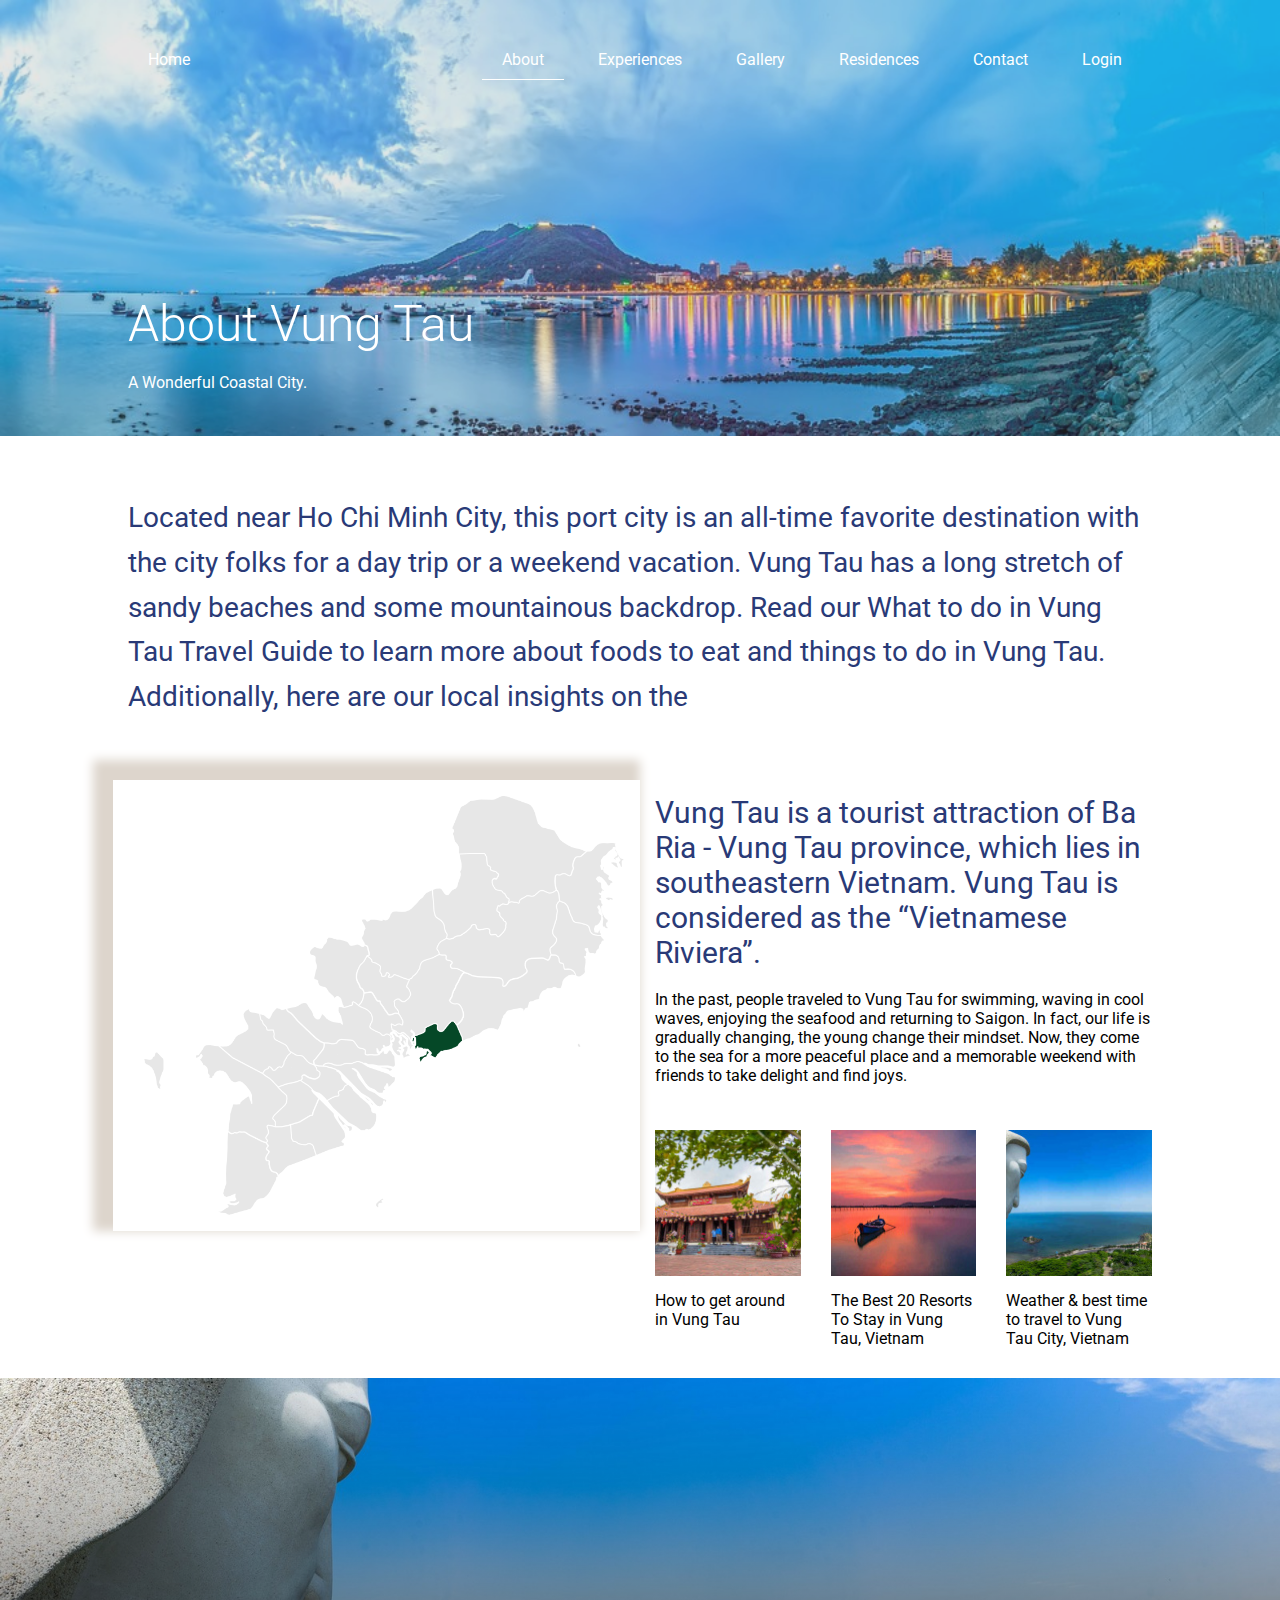
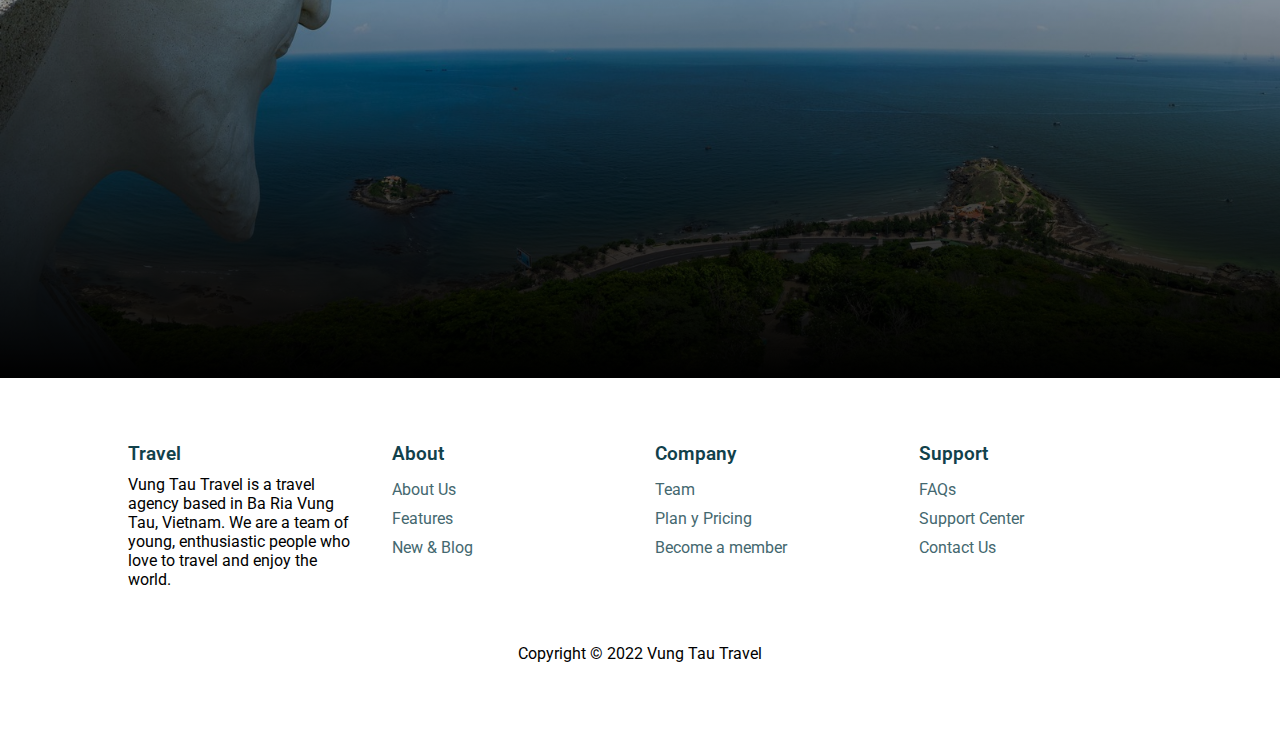
<file: about.html>
<!DOCTYPE html>
<html lang="en">
<head>
    <meta charset="UTF-8">
    <meta http-equiv="X-UA-Compatible" content="IE=edge">
    <meta name="viewport" content="width=device-width, initial-scale=1.0">
    <title>About Vung Tau</title>
    <link rel="stylesheet" href="./assets/css/base.css">
    <link rel="stylesheet" href="./assets/css/about.css">
    <link rel="stylesheet" href="./assets/css/responsive992.css">
    <link rel="stylesheet" href="./assets/css/responsive768.css">
</head>

<body>
    <header>
        <nav>
            <ul class="nav-list">
                <div class="nav-left">
                    <li class="nav-item">
                        <a href="./index.html" class="nav-link">Home</a>
                    </li>
                </div>
                <input type="checkbox" id="mb-nav">
                <label for="mb-nav" class="mobile-menu">
                    <span class="line1"></span>
                    <span class="line2"></span>
                    <span class="line3"></span>
                </label>
                <div class="nav-right">
                    <li class="nav-item">
                        <a href="#" class="nav-link active">About</a>
                    </li>
                    <li class="nav-item">
                        <a href="./experiences.html" class="nav-link">Experiences</a>
                    </li>
                    <li class="nav-item">
                        <a href="./gallery.html" class="nav-link">Gallery</a>
                    </li>
                    <li class="nav-item">
                        <a href="#" class="nav-link">Residences</a>
                    </li>
                    <li class="nav-item">
                        <a href="#" class="nav-link">Contact</a>
                    </li>
                    <li class="nav-item">
                        <a href="./login.html" class="nav-link">Login</a>
                    </li>
                </div>
            </ul>
        </nav>
        <img src="./assets/images/about-header.jpg" alt="Vung Tau River">
        <div class="main-text">
            <h1>About Vung Tau</h1>
            <p>A Wonderful Coastal City.</p>
        </div>
    </header>
    <div class="maxwidth-80">
        <section class="about-location">
            <p>Located near Ho Chi Minh City, this port city is an all-time favorite destination with the city folks for a day trip or a weekend vacation. Vung Tau has a long stretch of sandy beaches and some mountainous backdrop. Read our What to do in Vung Tau Travel Guide to learn more about foods to eat and things to do in Vung Tau. Additionally, here are our local insights on the </p>
        </section>
        <section class="about-map">
            <div class="grid-row">
                <div class="about-map__image grid-col grid-col-6">
                    <img src="./assets/images/vung-tau-map.png" alt="Vung Tau Map">
                </div>
                <div class="about-map__description grid-col grid-col-6">
                    <div class="section-title">
                        Vung Tau is a tourist attraction of Ba Ria - Vung Tau province, which lies in southeastern Vietnam. Vung Tau is considered as the “Vietnamese Riviera”.
                    </div>
                    <div class="section-content">
                        In the past, people traveled to Vung Tau for swimming, waving in cool waves, enjoying the seafood and returning to Saigon. In fact, our life is gradually changing, the young change their mindset. Now, they come to the sea for a more peaceful place and a memorable weekend with friends to take delight and find joys.
                    </div>
                    <div class="info-detail">
                        <div class="grid-row">
                            <div class="grid-col-4 grid-col">
                                <img src="./assets/images/tn-vungtau_3.jpg" alt="Vung Tau">
                                <a href="" class="info-link">How to get around in Vung Tau</a>
                            </div>
                            <div class="grid-col-4 grid-col">
                                <img src="./assets/images/tn-vungtau_5.jpg" alt="Vung Tau 5">
                                <a href="" class="info-link">The Best 20 Resorts To Stay in Vung Tau, Vietnam</a>
                            </div>
                            <div class="grid-col-4 grid-col">
                                <img src="./assets/images/tn-vungtau_1_0.jpg" alt="Vung Tau 10">
                                <a href="" class="info-link">Weather & best time to travel to Vung Tau City, Vietnam</a>
                            </div>
                        </div>
                    </div>
                </div>
            </div>
        </section>
    </div>
    <section class="about-cover">
        <img src="./assets/images/cover-vung-tau.jpg" alt="Vung Tau Cover">
        <div class="image-overlay"></div>
    </section>
    <footer>
        <div class="maxwidth-80">
            <div class="grid-row">
                <div class="grid-col grid-col-3 grid-m-col-6">
                    <h3>Travel</h3>
                    <p>Vung Tau Travel is a travel agency based in Ba Ria Vung Tau, Vietnam. We are a team of young, enthusiastic people who love to travel and enjoy the world.</p>
                    <div class="social-list">
                        <a href="#">
                            <i class='bx bxl-facebook-square'></i>
                        </a>
                        <a href="#">
                            <i class='bx bxl-twitter' ></i>
                        </a>
                        <a href="#">
                            <i class='bx bxl-instagram' ></i>
                        </a>
                        <a href="#">
                            <i class='bx bxl-youtube' ></i>
                        </a>
                    </div>
                </div>
                <div class="grid-col grid-col-3 grid-m-col-6">
                    <h3>About</h3>
                    <a href="#">About Us</a>
                    <a href="#">Features</a>
                    <a href="#">New & Blog</a>
                </div>
                <div class="grid-col grid-col-3 grid-m-col-6">
                    <h3>Company</h3>
                    <a href="#">Team</a>
                    <a href="#">Plan y Pricing</a>
                    <a href="#">Become a member</a>
                </div>
                <div class="grid-col grid-col-3 grid-m-col-6">
                    <h3>Support</h3>
                    <a href="#">FAQs</a>
                    <a href="#">Support Center</a>
                    <a href="#">Contact Us</a>
                </div>
            </div>
            <div class="footer-copyright">
                <p>Copyright &copy; 2022 Vung Tau Travel</p>
            </div>
        </div>
    </footer>
    <script src="https://cdn.jsdelivr.net/npm/bootstrap@5.1.3/dist/js/bootstrap.bundle.min.js" integrity="sha384-ka7Sk0Gln4gmtz2MlQnikT1wXgYsOg+OMhuP+IlRH9sENBO0LRn5q+8nbTov4+1p" crossorigin="anonymous"></script>
</body>
</html>
</file>
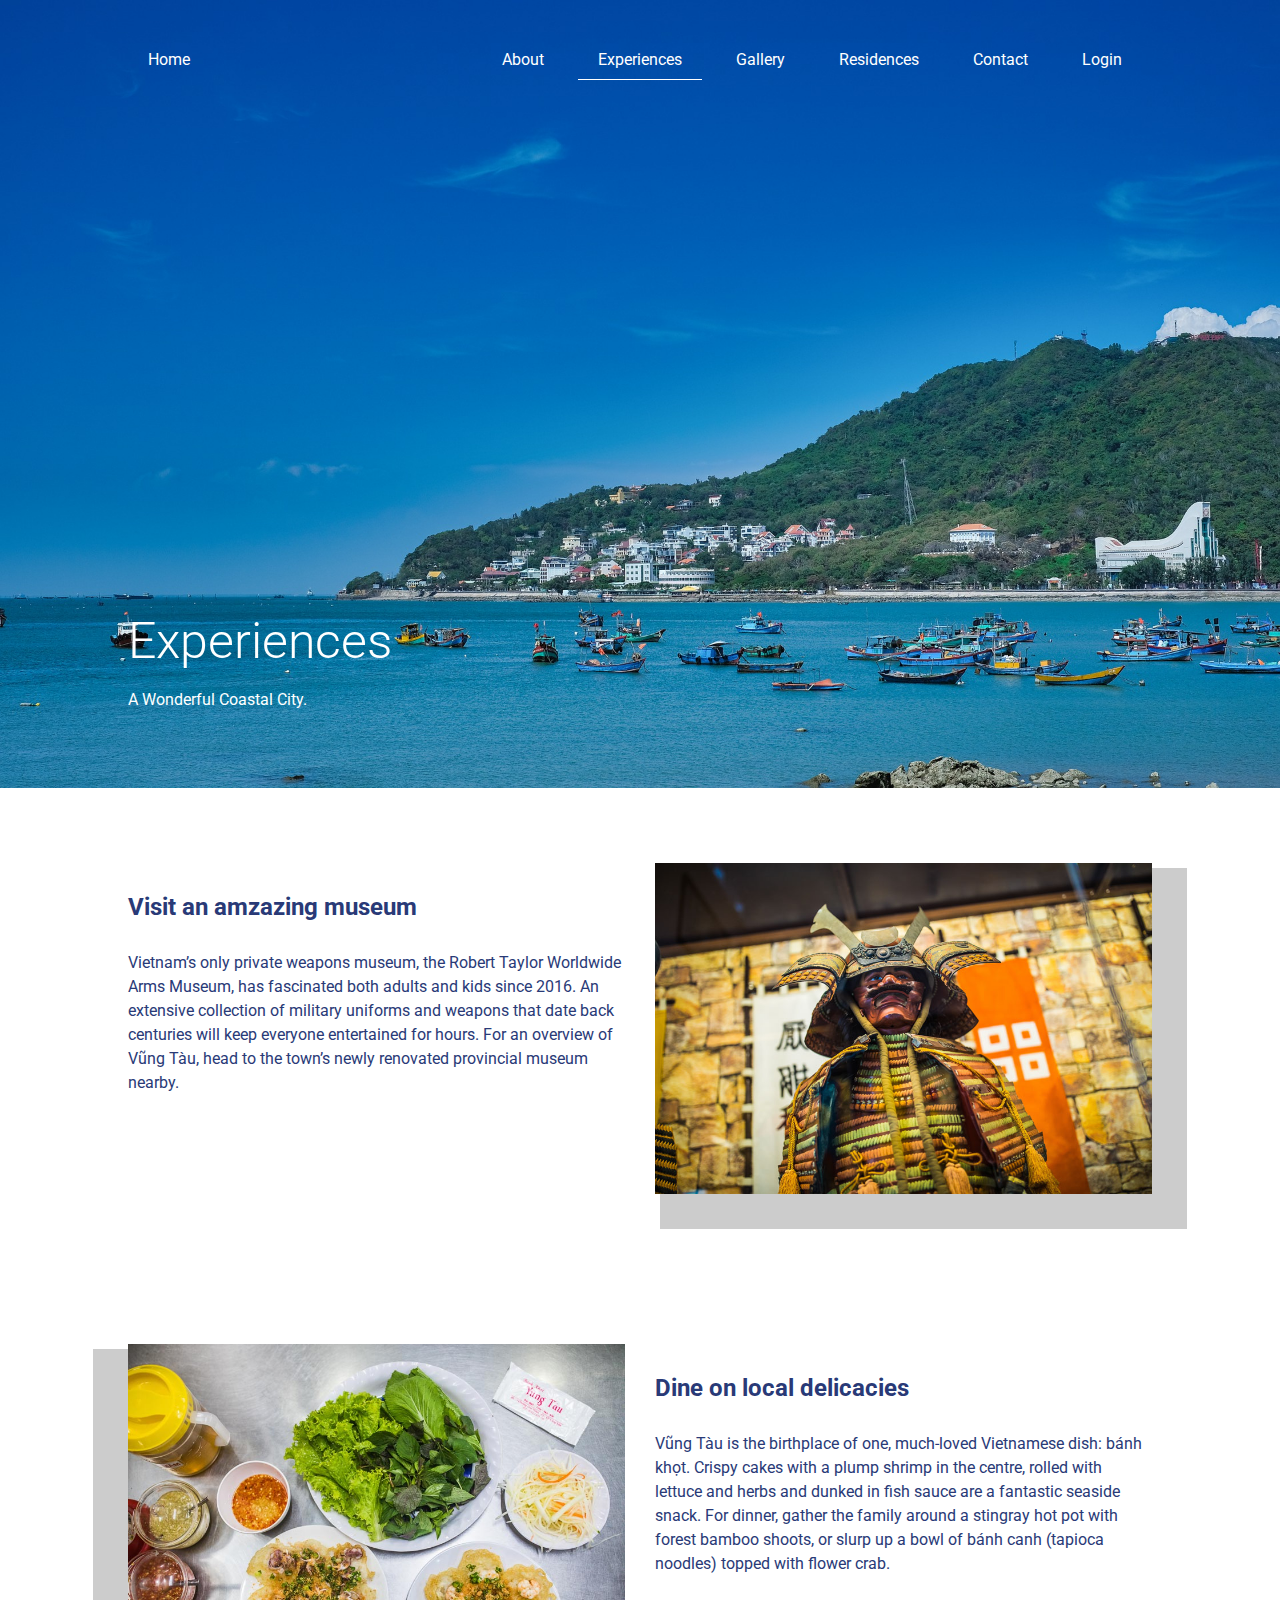
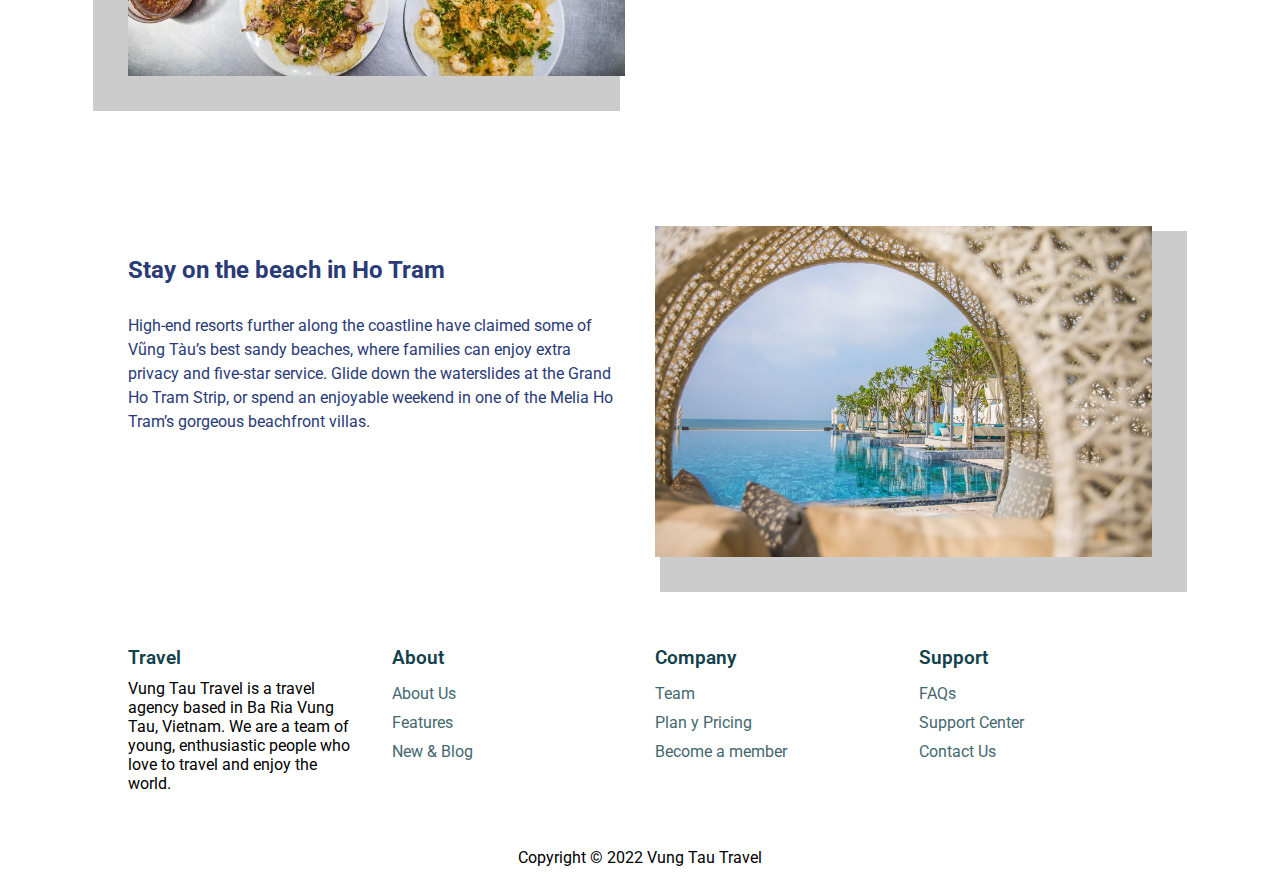
<file: experiences.html>
<!DOCTYPE html>
<html lang="en">
<head>
    <meta charset="UTF-8">
    <meta http-equiv="X-UA-Compatible" content="IE=edge">
    <meta name="viewport" content="width=device-width, initial-scale=1.0">
    <title>Vung Tau Experiences</title>
    <link rel="stylesheet" href="./assets/css/base.css">
    <link rel="stylesheet" href="./assets/css/experiences.css">
    <link rel="stylesheet" href="./assets/css/responsive992.css">
    <link rel="stylesheet" href="./assets/css/responsive768.css">
</head>

<body>
    <header>
        <nav>
            <ul class="nav-list">
                <div class="nav-left">
                    <li class="nav-item">
                        <a href="./index.html" class="nav-link">Home</a>
                    </li>
                </div>
                <input type="checkbox" id="mb-nav">
                <label for="mb-nav" class="mobile-menu">
                    <span class="line1"></span>
                    <span class="line2"></span>
                    <span class="line3"></span>
                </label>
                <div class="nav-right">
                    <li class="nav-item">
                        <a href="./about.html" class="nav-link">About</a>
                    </li>
                    <li class="nav-item">
                        <a href="#" class="nav-link active">Experiences</a>
                    </li>
                    <li class="nav-item">
                        <a href="./gallery.html" class="nav-link">Gallery</a>
                    </li>
                    <li class="nav-item">
                        <a href="#" class="nav-link">Residences</a>
                    </li>
                    <li class="nav-item">
                        <a href="#" class="nav-link">Contact</a>
                    </li>
                    <li class="nav-item">
                        <a href="./login.html" class="nav-link">Login</a>
                    </li>
                </div>
            </ul>
        </nav>
        <img src="./assets/images/vung tau sea.jpg" alt="Vung Tau Sea">
        <div class="main-text">
            <h1>Experiences</h1>
            <p>A Wonderful Coastal City.</p>
        </div>
    </header>
    <main>
        <div class="maxwidth-80">
            <section class="section-container">
                <div class="grid-row">
                    <div class="section-info grid-col grid-col-6">
                        <div class="section-title">
                            <h2>Visit an amzazing museum</h2>
                        </div>
                        <div class="section-description">
                            <p>Vietnam’s only private weapons museum, the Robert Taylor Worldwide Arms Museum, has fascinated both adults and kids since 2016. An extensive collection of military uniforms and weapons that date back centuries will keep everyone entertained for hours. For an overview of Vũng Tàu, head to the town’s newly renovated provincial museum nearby.</p>
                        </div>
                    </div>
                    <div class="section-image grid-col grid-col-6">
                        <img src="./assets/images/things to do Vung Tau families-2.jpg" alt="Vung Tau museum">
                        <div class="image-shadow__right"></div>
                    </div>
                </div>
            </section>
            <section class="section-container">
                <div class="grid-row">
                    <div class="section-image grid-col grid-col-6">
                        <img src="./assets/images/vung tau family activities.jpg" alt="Vung Tau Food">
                        <div class="image-shadow__left"></div>
                    </div>
                    <div class="section-info grid-col grid-col-6">
                        <div class="section-title">
                            <h2>Dine on local delicacies </h2>
                        </div>
                        <div class="section-description">
                            <p>Vũng Tàu is the birthplace of one, much-loved Vietnamese dish: bánh khọt. Crispy cakes with a plump shrimp in the centre, rolled with lettuce and herbs and dunked in fish sauce are a fantastic seaside snack. For dinner, gather the family around a stingray hot pot with forest bamboo shoots, or slurp up a bowl of bánh canh (tapioca noodles) topped with flower crab. </p>
                        </div>
                    </div>
                </div>
            </section>
            <section class="section-container">
                <div class="grid-row">
                    <div class="section-info grid-col grid-col-6">
                        <div class="section-title">
                            <h2>Stay on the beach in Ho Tram</h2>
                        </div>
                        <div class="section-description">
                            <p>High-end resorts further along the coastline have claimed some of Vũng Tàu’s best sandy beaches, where families can enjoy extra privacy and five-star service. Glide down the waterslides at the Grand Ho Tram Strip, or spend an enjoyable weekend in one of the Melia Ho Tram’s gorgeous beachfront villas. </p>
                        </div>
                    </div>
                    <div class="section-image grid-col grid-col-6">
                        <img src="./assets/images/things to do Vung Tau families-5.jpg" alt="Vung Tau HoTram">
                        <div class="image-shadow__right"></div>
                    </div>
                </div>
            </section>
        </div>
    </main>
    <footer>
        <div class="maxwidth-80">
            <div class="grid-row">
                <div class="grid-col grid-col-3 grid-m-col-6">
                    <h3>Travel</h3>
                    <p>Vung Tau Travel is a travel agency based in Ba Ria Vung Tau, Vietnam. We are a team of young, enthusiastic people who love to travel and enjoy the world.</p>
                    <div class="social-list">
                        <a href="#">
                            <i class='bx bxl-facebook-square'></i>
                        </a>
                        <a href="#">
                            <i class='bx bxl-twitter' ></i>
                        </a>
                        <a href="#">
                            <i class='bx bxl-instagram' ></i>
                        </a>
                        <a href="#">
                            <i class='bx bxl-youtube' ></i>
                        </a>
                    </div>
                </div>
                <div class="grid-col grid-col-3 grid-m-col-6">
                    <h3>About</h3>
                    <a href="#">About Us</a>
                    <a href="#">Features</a>
                    <a href="#">New & Blog</a>
                </div>
                <div class="grid-col grid-col-3 grid-m-col-6">
                    <h3>Company</h3>
                    <a href="#">Team</a>
                    <a href="#">Plan y Pricing</a>
                    <a href="#">Become a member</a>
                </div>
                <div class="grid-col grid-col-3 grid-m-col-6">
                    <h3>Support</h3>
                    <a href="#">FAQs</a>
                    <a href="#">Support Center</a>
                    <a href="#">Contact Us</a>
                </div>
            </div>
            <div class="footer-copyright">
                <p>Copyright &copy; 2022 Vung Tau Travel</p>
            </div>
        </div>
    </footer>
    <script src="https://cdn.jsdelivr.net/npm/bootstrap@5.1.3/dist/js/bootstrap.bundle.min.js" integrity="sha384-ka7Sk0Gln4gmtz2MlQnikT1wXgYsOg+OMhuP+IlRH9sENBO0LRn5q+8nbTov4+1p" crossorigin="anonymous"></script>
</body>
</html>
</file>
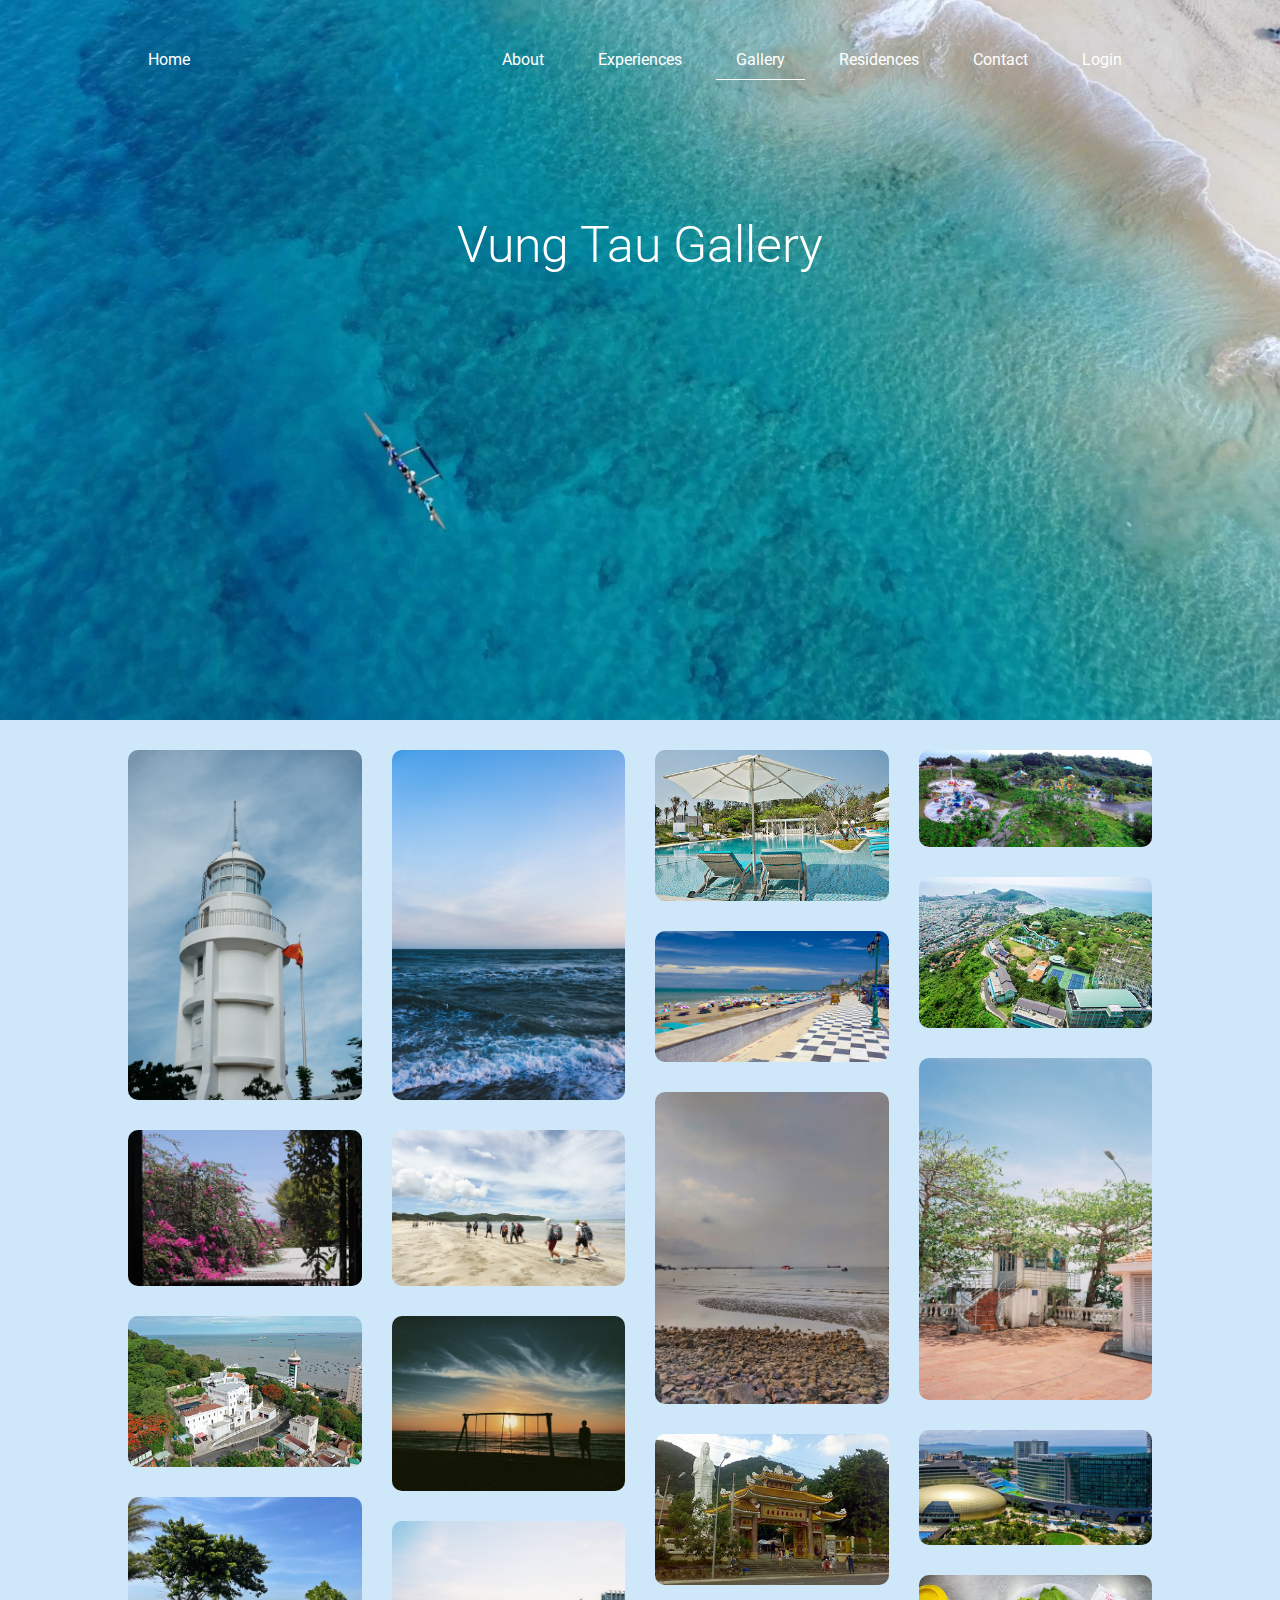
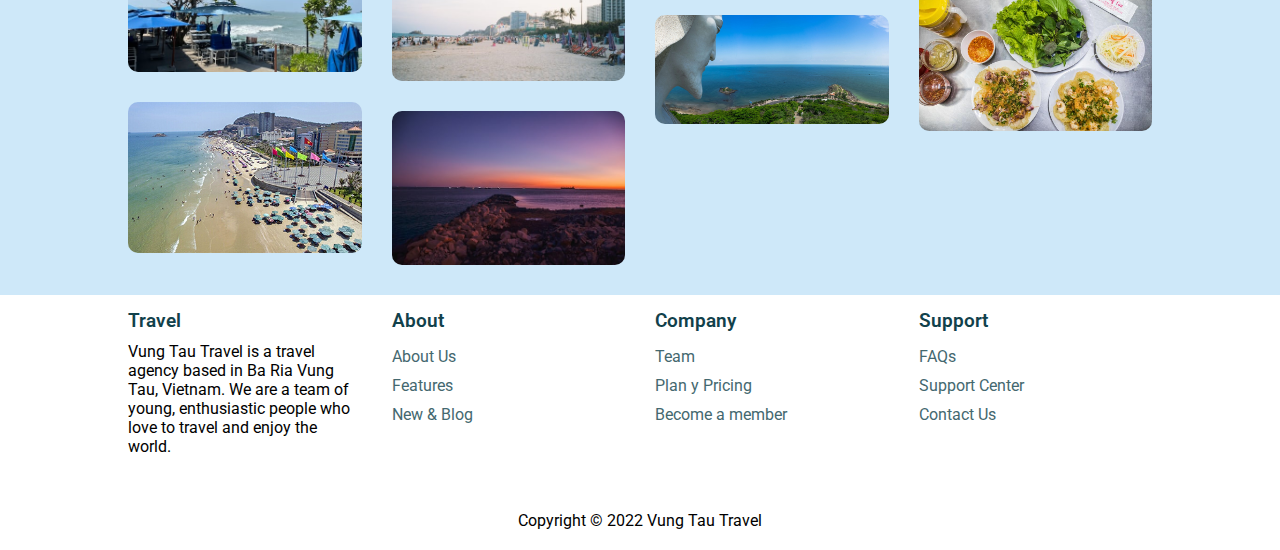
<file: gallery.html>
<!DOCTYPE html>
<html lang="en">
<head>
    <meta charset="UTF-8">
    <meta http-equiv="X-UA-Compatible" content="IE=edge">
    <meta name="viewport" content="width=device-width, initial-scale=1.0">
    <title>Vung Tau Gallery</title>
    <link rel="stylesheet" href="./assets/css/base.css">
    <link rel="stylesheet" href="./assets/css/gallery.css">
    <link rel="stylesheet" href="./assets/css/responsive992.css">
    <link rel="stylesheet" href="./assets/css/responsive768.css">
</head>

<body>
    <header>
        <nav>
            <ul class="nav-list">
                <div class="nav-left">
                    <li class="nav-item">
                        <a href="./index.html" class="nav-link">Home</a>
                    </li>
                </div>
                <input type="checkbox" id="mb-nav">
                <label for="mb-nav" class="mobile-menu">
                    <span class="line1"></span>
                    <span class="line2"></span>
                    <span class="line3"></span>
                </label>
                <div class="nav-right">
                    <li class="nav-item">
                        <a href="./about.html" class="nav-link">About</a>
                    </li>
                    <li class="nav-item">
                        <a href="./experiences.html" class="nav-link">Experiences</a>
                    </li>
                    <li class="nav-item">
                        <a href="#" class="nav-link active">Gallery</a>
                    </li>
                    <li class="nav-item">
                        <a href="#" class="nav-link">Residences</a>
                    </li>
                    <li class="nav-item">
                        <a href="#" class="nav-link">Contact</a>
                    </li>
                    <li class="nav-item">
                        <a href="./login.html" class="nav-link">Login</a>
                    </li>
                </div>
            </ul>
        </nav>
        <img src="./assets/images/gallery-banner.jpg" alt="Vung Tau Sea">
        <div class="main-text">
            <h1>Vung Tau Gallery</h1>
        </div>
    </header>
    <main>
        <!-- Vung Tau's nature -->
        <div class="maxwidth-80">
            <div class="grid-row">
                <div class="grid-col grid-col-3 grid-m-col-4">
                    <div class="gallery-item">
                        <img src="./assets/images/light house.jfif" alt="Vung Tau lighthouse">
                    </div>
                    <div class="gallery-item">
                        <img src="./assets/images/bougainvillea.jfif" alt="Vung Tau lighthouse">
                    </div>
                    <div class="gallery-item">
                        <img src="./assets/images/mua-he-d-y-n-ng-gio-t.jpg" alt="Vung Tau lighthouse">
                    </div>
                    <div class="gallery-item">
                        <img src="./assets/images/summer.jfif" alt="Vung Tau lighthouse">
                    </div>
                    <div class="gallery-item">
                        <img src="./assets/images/Bai-sau-beach_2.jpg" alt="Vung Tau lighthouse">
                    </div>
                </div>
                <div class="grid-col grid-col-3 grid-m-col-4">
                    <div class="gallery-item">
                        <img src="./assets/images/nature.jfif" alt="Vung Tau lighthouse">
                    </div>
                    <div class="gallery-item">
                        <img src="./assets/images/condao.jfif" alt="Vung Tau lighthouse">
                    </div>
                    <div class="gallery-item">
                        <img src="./assets/images/swing.jfif" alt="Vung Tau lighthouse">
                    </div>
                    <div class="gallery-item">
                        <img src="./assets/images/shoreline.jfif" alt="Vung Tau lighthouse">
                    </div>
                    <div class="gallery-item">
                        <img src="./assets/images/rubble.jfif" alt="Vung Tau lighthouse">
                    </div>
                </div>
                <div class="grid-col grid-col-3 grid-m-col-4">
                    <div class="gallery-item">
                        <img src="./assets/images/anoasis-long-hai.jpg" alt="Vung Tau lighthouse">
                    </div>
                    <div class="gallery-item">
                        <img src="./assets/images/Bai-sau-beach_1.jpg" alt="Vung Tau lighthouse">
                    </div>
                    
                    <div class="gallery-item">
                        <img src="./assets/images/morning.jfif" alt="Vung Tau lighthouse">
                    </div>
                    <div class="gallery-item">
                        <img src="./assets/images/chua-quan-am.jpg" alt="Vung Tau lighthouse">
                    </div>
                    <div class="gallery-item">
                        <img src="./assets/images/cover-vung-tau.jpg" alt="Vung Tau lighthouse">
                    </div>
                </div>
                <div class="grid-col grid-col-3 grid-m-col-4">
                    <div class="gallery-item">
                        <img src="./assets/images/Ho-may-park_1.jpg" alt="Vung Tau lighthouse">
                    </div>
                    <div class="gallery-item">
                        <img src="./assets/images/khu-du-l-ch-van-hoa-sinh.jpg" alt="Vung Tau lighthouse">
                    </div>
                    <div class="gallery-item">
                        <img src="./assets/images/haidang.jfif" alt="Vung Tau lighthouse">
                    </div>
                    <div class="gallery-item">
                        <img src="./assets/images/pullman-vung-tau.jpg" alt="Vung Tau lighthouse">
                    </div>
                    <div class="gallery-item">
                        <img src="./assets/images/vung tau family activities.jpg" alt="Vung Tau lighthouse">
                    </div>
                </div>
            </div>
        </div>
    </main>
    <footer>
        <div class="maxwidth-80">
            <div class="grid-row">
                <div class="grid-col grid-col-3 grid-m-col-6">
                    <h3>Travel</h3>
                    <p>Vung Tau Travel is a travel agency based in Ba Ria Vung Tau, Vietnam. We are a team of young, enthusiastic people who love to travel and enjoy the world.</p>
                    <div class="social-list">
                        <a href="#">
                            <i class='bx bxl-facebook-square'></i>
                        </a>
                        <a href="#">
                            <i class='bx bxl-twitter' ></i>
                        </a>
                        <a href="#">
                            <i class='bx bxl-instagram' ></i>
                        </a>
                        <a href="#">
                            <i class='bx bxl-youtube' ></i>
                        </a>
                    </div>
                </div>
                <div class="grid-col grid-col-3 grid-m-col-6">
                    <h3>About</h3>
                    <a href="#">About Us</a>
                    <a href="#">Features</a>
                    <a href="#">New & Blog</a>
                </div>
                <div class="grid-col grid-col-3 grid-m-col-6">
                    <h3>Company</h3>
                    <a href="#">Team</a>
                    <a href="#">Plan y Pricing</a>
                    <a href="#">Become a member</a>
                </div>
                <div class="grid-col grid-col-3 grid-m-col-6">
                    <h3>Support</h3>
                    <a href="#">FAQs</a>
                    <a href="#">Support Center</a>
                    <a href="#">Contact Us</a>
                </div>
            </div>
            <div class="footer-copyright">
                <p>Copyright &copy; 2022 Vung Tau Travel</p>
            </div>
        </div>
    </footer>
    <script src="https://cdn.jsdelivr.net/npm/bootstrap@5.1.3/dist/js/bootstrap.bundle.min.js" integrity="sha384-ka7Sk0Gln4gmtz2MlQnikT1wXgYsOg+OMhuP+IlRH9sENBO0LRn5q+8nbTov4+1p" crossorigin="anonymous"></script>
</body>
</html>
</file>
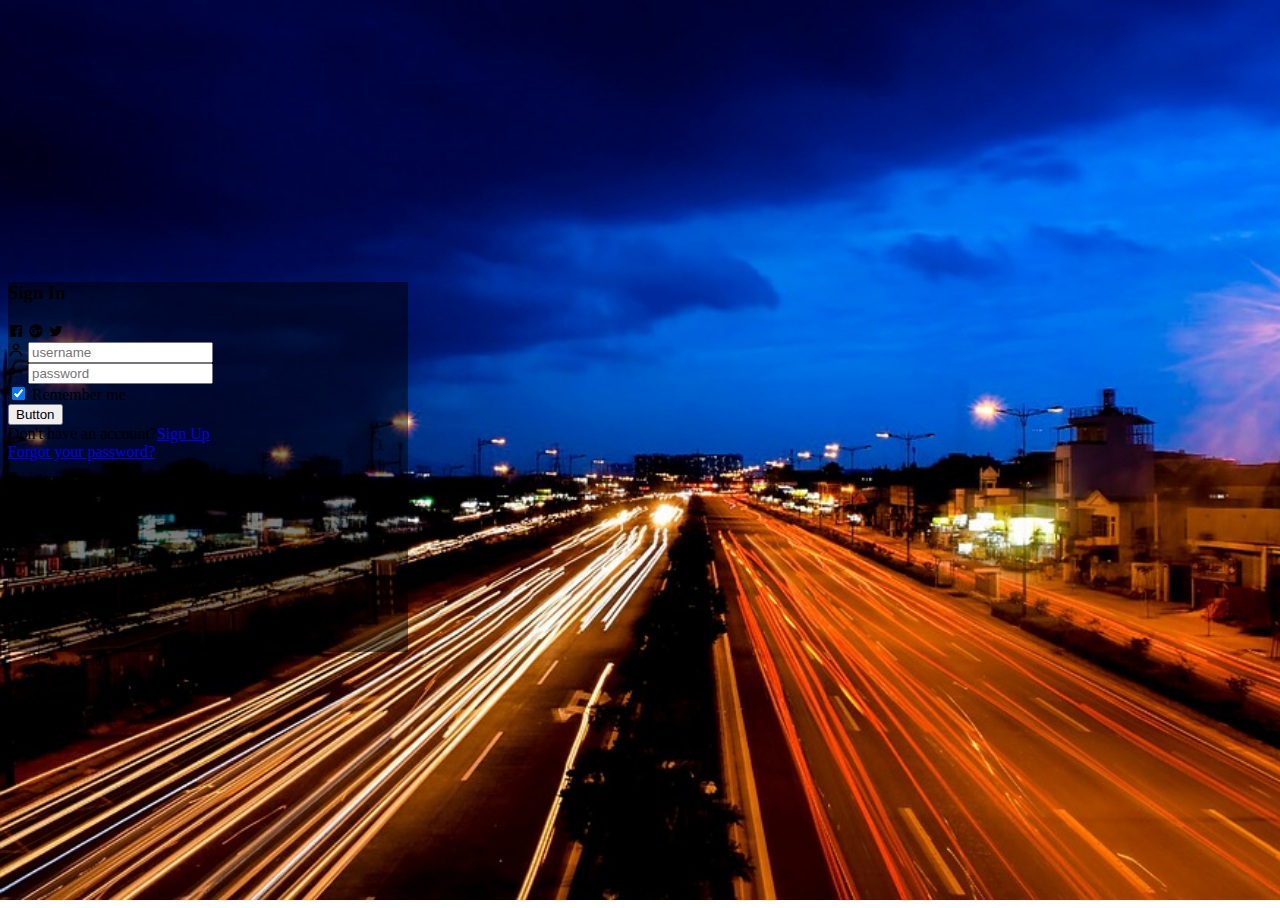
<file: login.html>
<!DOCTYPE html>
<html lang="en">
<head>
    <meta charset="UTF-8">
    <meta http-equiv="X-UA-Compatible" content="IE=edge">
    <meta name="viewport" content="width=device-width, initial-scale=1.0">
    <title>Vung Tau Login</title>
    <link rel="stylesheet" href="./assets/css/login.css">
    <link href="https://cdn.jsdelivr.net/npm/bootstrap@5.1.3/dist/css/bootstrap.min.css" rel="stylesheet" integrity="sha384-1BmE4kWBq78iYhFldvKuhfTAU6auU8tT94WrHftjDbrCEXSU1oBoqyl2QvZ6jIW3" crossorigin="anonymous">
    <link href='https://unpkg.com/boxicons@2.1.1/css/boxicons.min.css' rel='stylesheet'>
</head>
<body style="background-image: url('./assets/images/Vung\ tau\ night.jpg'); background-size: cover; background-repeat: no-repeat;height: 100%;">
    <div class="container text-white" style="align-content: center; height: 100%;">
        <div class="d-flex justify-content-center h-100">
            <div class="card">
                <div class="card-header">
                    <h3 class="text-center text-white">Sign In</h3>
                    <div class="d-flex justify-content-end social_icon fs-3 text-white">
                        <span><i class='bx bxl-facebook-square'></i></span>
                        <span><i class='bx bxl-google-plus-circle' ></i></span>
                        <span><i class='bx bxl-twitter' ></i></span>
                    </div>
                </div>
                <div class="card-body">
                    <form>
                        <div class="input-group mb-3">
                            <span class="input-group-text" id="basic-addon1"><i class='bx bx-user' ></i></span>
                            <input type="text" class="form-control" placeholder="username" aria-label="Username" aria-describedby="basic-addon1">
                        </div>
                        <div class="input-group mb-3">
                            <span class="input-group-text" id="basic-addon1"><i class='bx bx-key' ></i></span>
                            <input type="text" class="form-control" placeholder="password" aria-label="Password" aria-describedby="basic-addon1">
                        </div>
                        <div class="form-check">
                            <input class="form-check-input" type="checkbox" value="" id="flexCheckChecked" checked>
                            <label class="form-check-label" for="flexCheckChecked">
                              Remember me
                            </label>
                          </div>
                          <div class="d-grid gap-2">
                            <button class="btn btn-info" type="button">Button</button>
                          </div>
                    </form>
                </div>
                <div class="card-footer">
                    <div class="d-flex justify-content-center links">
                        Don't have an account?<a class="text-success" href="#">Sign Up</a>
                    </div>
                    <div class="d-flex justify-content-center">
                        <a class="text-success" href="#">Forgot your password?</a>
                    </div>
                </div>
            </div>
        </div>
    </div>
</body>
</html>
</file>
<file: assets/css/base.css>
@import url('https://fonts.googleapis.com/css2?family=Roboto:wght@100;300;400;500&display=swap');
:root {
    --dark-color: #15023a;
    --text-color: #293a77;
    --light-blue: rgba(193, 226, 248, 0.795);
}
* {
    margin: 0;
    padding: 0;
    box-sizing: border-box;
}
html {
    font-family: 'Roboto', sans-serif;
    font-size: 62.5%;
    scroll-behavior: smooth;
}
body {
    font-size: 1.6rem;
    overflow-x: hidden;
}
ul {
    list-style: none;
}
img,
video {
    display: block;
    width: 100%;
}
a {
    text-decoration: none;
}
.maxwidth-80 {
    max-width: 80%;
    margin: 0 auto;
}
.grid-row {
    margin-left: -15px;
    margin-right: -15px;
}
.grid-row::after {
    clear: both;
    content: "";
    display: table;
}
.grid-col {
    float: left;
    padding: 15px;
}
.grid-col-6 {
    width: 50%;
}
.grid-col-3 {
    width: 25%;
}
.grid-col-4 {
    width: 33.3333%;
}
/* Begin: header */
header {
    position: relative;
}
.mobile-menu {
    cursor: pointer;
    flex-direction: column;
    height: 25px;
    justify-content: space-between;
    width: 32px;
    display: none;
    float: right;
    margin: 0 15px;
}
#mb-nav {
    display: none;
}
#mb-nav:checked ~ .mobile-menu span:first-child{
    background-color: #fff;
    -webkit-transform: rotate(45deg);
    transform: rotate(45deg);
}
#mb-nav:checked ~ .mobile-menu span:nth-child(2) {
    opacity: 0;
}
#mb-nav:checked ~ .mobile-menu span:last-child{
    background-color: #fff;
    -webkit-transform: rotate(-45deg);
    transform: rotate(-45deg);
}
#mb-nav:checked ~ .nav-right {
    opacity: 1;
}
.mobile-menu span {
    background-color: #fff;
    height: 3px;
    -webkit-transform-origin: left;
    transform-origin: left;
    transition: all 2s ease;
    width: 100%;
}
.nav-right {
    transition: all 2s ease;
    -webkit-transition: all 2s ease;
    -moz-transition: all 2s ease;
    -ms-transition: all 2s ease;
    -o-transition: all 2s ease;
}
nav {
    position: absolute;
    z-index: 10;
    padding: 4rem 0;
    width: 100%;
}
.nav-list {
    max-width: 80%;
    margin: 0 auto;
}
.nav-list::after {
    clear: both;
    content: "";
    display: table;
}
.nav-left {
    float: left;
}
.nav-right {
    float: right;
}
.nav-item {
    display: inline-block;
    margin-right: 1rem;
}
.nav-link {
    color: #fff;
    padding: 1rem 2rem;
    display: inline-block;
}
.nav-link.active {
    border-bottom: 1px solid #fff;
}
.nav-link:hover {
    color: #ccc;
}
.main-text {
    position:absolute;
    bottom: 10%;
    left: 10%;
    color: #fff;
}
.main-text h1 {
    font-size: 5rem;
    font-weight: 300;
    margin-bottom: 2rem;
}
/* End: header */
/* Begin: footer */
.social-list {
    display: flex;
    margin-top: 10px;
}
.social-list a {
    margin-right: 10px;
}
.social-list i {
    font-size: 2.8rem;
}
.social-list a:hover {
    color: #a72c2a;
}
footer h3 {
    font-weight: 600;
    margin-bottom: 1rem;
    color: #11414b;
}
footer a {
    color: #44686f;
    display: block;
    padding: 0.5rem 0;
}
.footer-copyright {
    color: #000;
    text-align: center;
    padding: 2rem 0;
}
/* End: footer */
</file>
<file: assets/css/about.css>
header img {
    filter:invert(10%)
}
.about-location {
    padding: 60px 0;
}
.about-location p {
    line-height: 1.6;
    font-size: 2.8rem;
    color: var(--text-color);
}
.about-map__image {
    box-shadow: -10px -10px 10px 10px #ddd5cc;
    padding-left: 30px;
}
.section-title {
    font-size: 3rem;
    color: var(--text-color);
    margin-bottom: 20px;
}
.section-content {
    margin-bottom: 30px;
}
.info-detail img {
    margin-bottom: 15px;
}
.info-detail a {
    color: #000;
}
.about-cover {
    position: relative;
}
.image-overlay {
    position: absolute;
    top: 0;
    left: 0;
    width: 100%;
    height: 100%;
    background: linear-gradient(to bottom, transparent, #000)
}
footer {
    padding: 50px 0;
}
</file>
<file: assets/css/responsive992.css>
@media screen and (max-width: 62em) {
    .grid-m-col-4 {
        width: 33.33333%;
    }
    .grid-m-col-6 {
        width: 50%;
    }
    .grid-m-col-4 {
        width: 33.33333%;
    }
    /* Begin: Header */
    .nav-list {
        max-width: calc(100% - 20px);
    }
    .nav-link {
        padding: 1rem 1.5rem;
    }
    /* End: Header */
    /* Begin: Banner */
    .banner-image {
        width: 80%;
    }
    .banner-image__text {
        width: 70%;
    }
    /* End: Banner */
}
</file>
<file: assets/css/responsive768.css>
@media screen and (max-width: 48em) {
    .grid-col {
        width: 100%;
    }
    .mobile-menu {
        display: flex;
        margin-top: 5px;
    }
    nav {
        position: static;
        padding: 1rem;
        background-color: var(--dark-color);
    }
    .nav-list {
        max-width: 100%;
    }
    .nav-item {
        display: block;
    }
    .nav-right {
        position: absolute;
        right: 0;
        z-index: 10;
        top: 40px;
        min-width: 150px;
        background-color: var(--dark-color);
        opacity: 0;
    }
    .main-text h1 {
        font-size: 3rem;
    }
    /* Begin: Banner */
    .banner-image {
        width: 100%;
        min-height: auto;
    }
    .banner-image img {
        height: auto;
    }
    .banner-image__text {
        padding: 2rem;
        position: static;
        width: 100%;
        transform: translateY(0);
        -webkit-transform: none;
        -moz-transform: translateY(0);
        -ms-transform: translateY(0);
    }
    /* End: Banner */
}
</file>
<file: assets/css/experiences.css>
.section-container{
    padding: 60px 0;    
}
.section-info{
    color: var(--text-color);
    margin: 30px 0;
}
.section-title{
    margin-bottom: 30px;
}
.section-description{
    line-height: 1.5;
}
.section-image{
    position: relative;
}
.image-shadow__right{
    position: absolute;
    width: 100%;
    height: 100%;
    background-color: #ccc;
    top: 20px;
    left: 20px;
    z-index: -1;
}
.image-shadow__left{
    position: absolute;
    width: 100%;
    height: 100%;
    background-color: #ccc;
    top: 20px;
    right: 20px;
    z-index: -1;
}
</file>
<file: assets/css/gallery.css>
main {
    background-color: var(--light-blue);
}
.main-text {
    top: 50%;
    left: 50%;
    transform: translate(-50%, -50%);
    -moz-transform: translate(-50%, -50%);
    -webkit-transform: translate(-50%, -50%);
    -ms-transform: translate(-50%, -50%);
}
.gallery-item {
    padding: 15px 0;
}
.gallery-item img {
    border-radius: 10px;
    -webkit-border-radius: 10px;
    -moz-border-radius: 10px;
    -ms-border-radius: 10px;
    -o-border-radius: 10px;
}
</file>
<file: assets/css/login.css>
html,
body{
    height: 100%;
}
    
.container{
    height: 100%;
}
.social_icon span:hover {
    opacity: 0.8;
    cursor: pointer;
}    
.card{
    height: 370px;
    margin-top: auto;
    margin-bottom: auto;
    width: 400px;
    background-color: rgba(0,0,0,0.5) !important;
}
</file>
